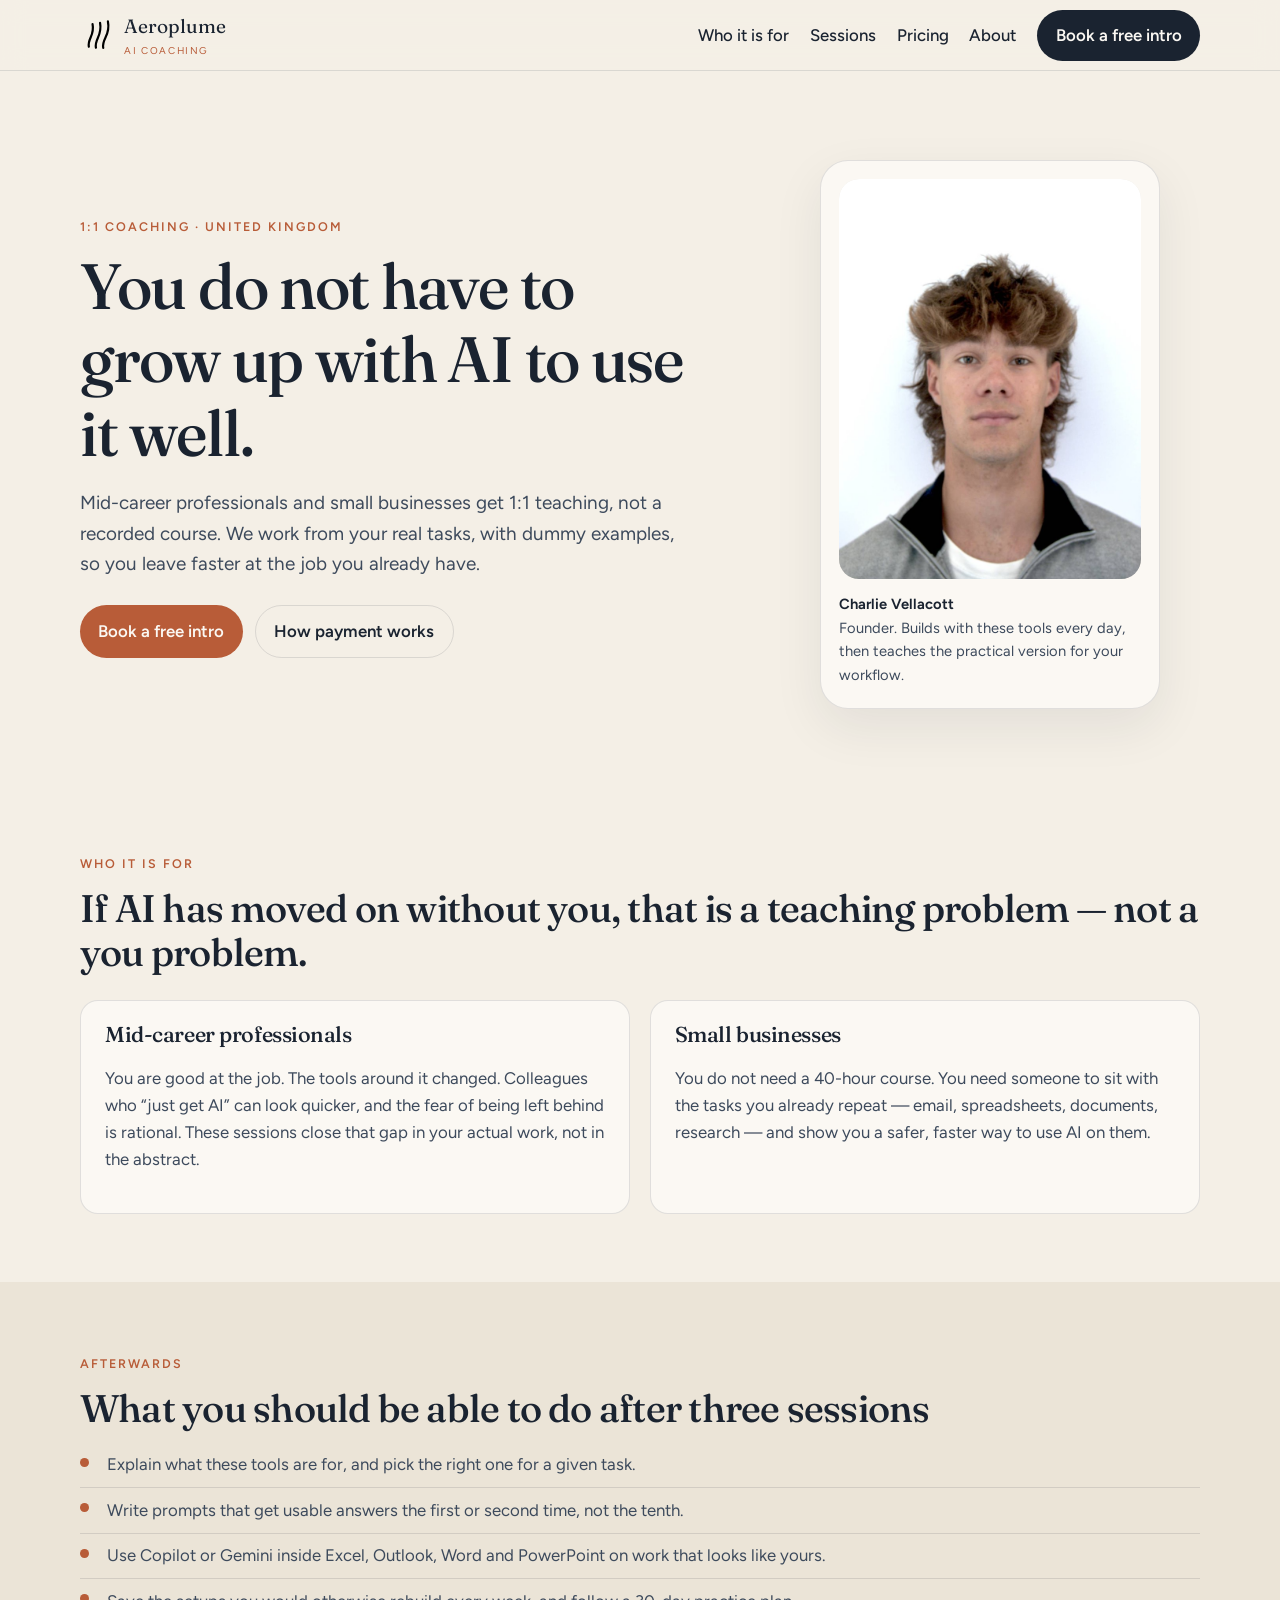
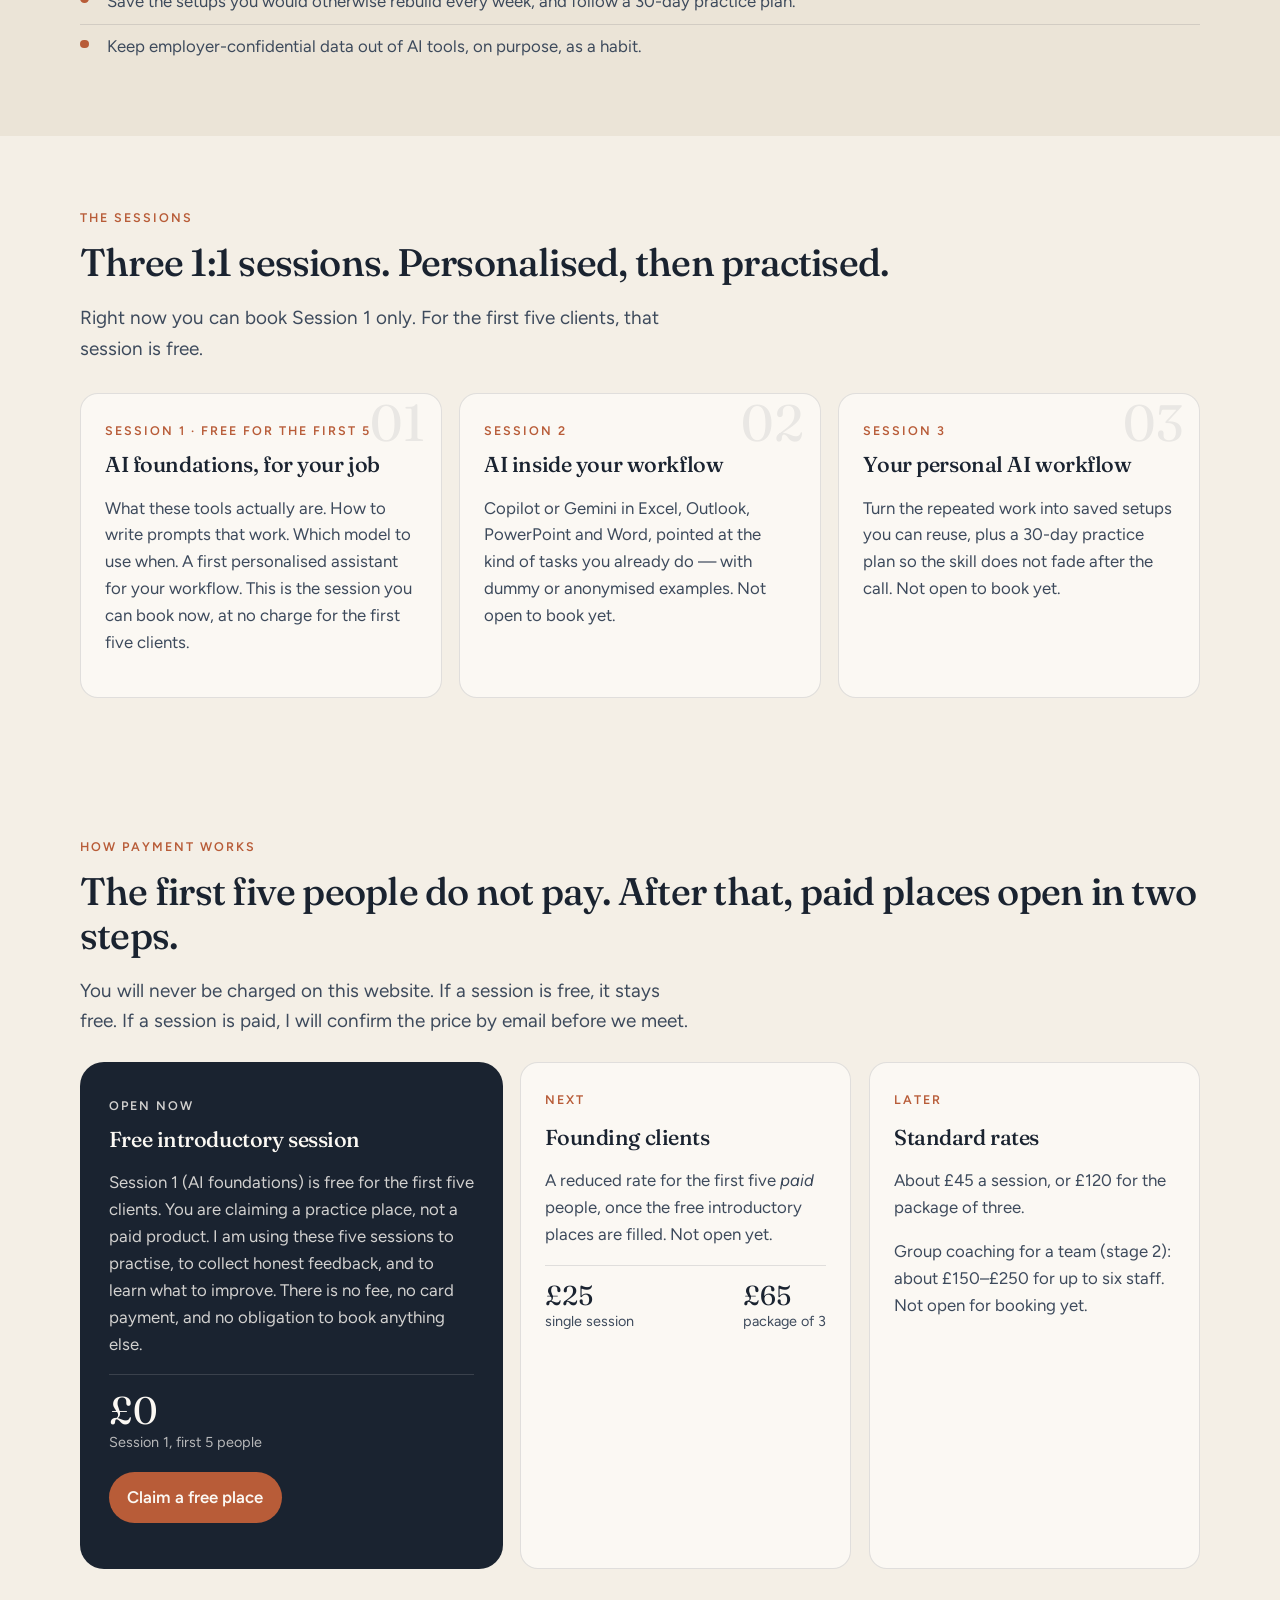
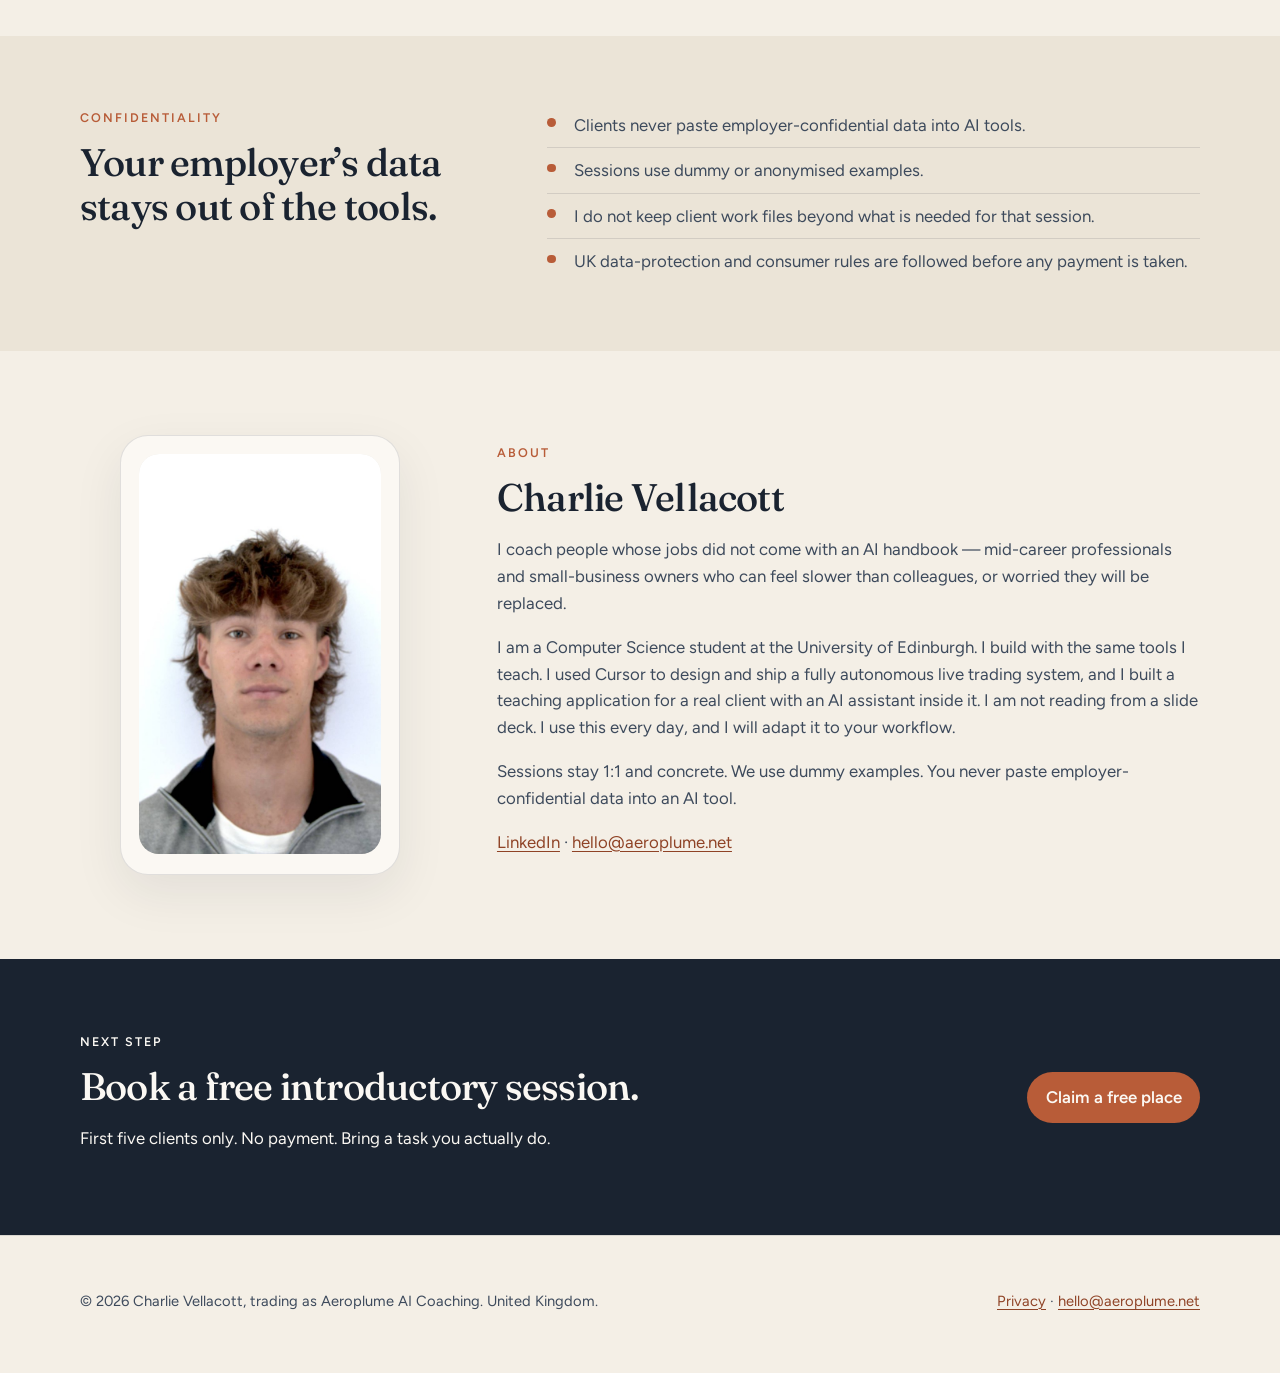
<file: index.html>
<!DOCTYPE html>
<html lang="en-GB">
  <head>
    <meta charset="utf-8" />
    <meta name="viewport" content="width=device-width, initial-scale=1" />
    <title>Aeroplume AI Coaching | Practical AI for the job you already have</title>
    <meta name="description" content="Aeroplume AI Coaching: 1:1 AI teaching for mid-career professionals and small businesses. Practical prompts, the right tool, dummy examples only." />
    <link rel="canonical" href="https://aeroplume.net/" />
    <meta property="og:type" content="website" />
    <meta property="og:url" content="https://aeroplume.net/" />
    <meta property="og:title" content="Aeroplume AI Coaching" />
    <meta
      property="og:description"
      content="You do not have to grow up with AI to use it well. 1:1 coaching for mid-career professionals and small businesses."
    />
    <meta property="og:image" content="https://aeroplume.net/images/og.jpg" />
    <meta name="twitter:card" content="summary_large_image" />
    <link rel="icon" href="/images/favicon.svg" type="image/svg+xml" />
    <link rel="apple-touch-icon" href="/images/apple-touch.jpg" />
    <link rel="preconnect" href="https://fonts.googleapis.com" />
    <link rel="preconnect" href="https://fonts.gstatic.com" crossorigin />
    <link
      href="https://fonts.googleapis.com/css2?family=Figtree:wght@400;500;600;700&family=Fraunces:opsz,wght@9..144,500;9..144,600&display=swap"
      rel="stylesheet"
    />
    <link rel="stylesheet" href="/css/styles.css" />
    <script type="application/ld+json">
      {
        "@context": "https://schema.org",
        "@type": "ProfessionalService",
        "name": "Aeroplume AI Coaching",
        "url": "https://aeroplume.net",
        "email": "hello@aeroplume.net",
        "image": "https://aeroplume.net/images/og.jpg",
        "areaServed": "GB",
        "founder": { "@type": "Person", "name": "Charlie Vellacott" },
        "description": "1:1 AI coaching for mid-career professionals and small businesses in the UK."
      }
    </script>
  </head>
  <body>
    <a class="skip" href="#content">Skip to content</a>
    <header class="site">
      <div class="wrap header-inner">
        <a class="brand" href="/">
          <img src="/images/logo.svg" alt="" width="34" height="34" />
          <span>Aeroplume<small>AI coaching</small></span>
        </a>
        <button class="nav-toggle" type="button" aria-expanded="false" aria-controls="site-nav">Menu</button>
        <nav id="site-nav" aria-label="Primary">
          <ul>
            <li><a href="/#who">Who it is for</a></li>
            <li><a href="/#sessions">Sessions</a></li>
            <li><a href="/#pricing">Pricing</a></li>
            <li><a href="/#about">About</a></li>
            <li><a class="btn" href="/book.html">Book a free intro</a></li>
          </ul>
        </nav>
      </div>
    </header>

    <main id="content">
      <section class="hero">
        <div class="wrap hero-grid">
          <div class="hero-copy">
            <p class="kicker">1:1 coaching · United Kingdom</p>
            <h1>You do not have to grow up with AI to use it well.</h1>
            <p class="lead">
              Mid-career professionals and small businesses get 1:1 teaching, not a recorded course.
              We work from your real tasks, with dummy examples, so you leave faster at the job you already have.
            </p>
            <div class="actions">
              <a class="btn btn-copper" href="/book.html">Book a free intro</a>
              <a class="btn btn-ghost" href="/#pricing">How payment works</a>
            </div>
          </div>
          <aside class="hero-aside">
            <figure class="portrait-card">
              <img src="/images/charlie.jpg" alt="Charlie Vellacott, founder of Aeroplume AI Coaching" width="400" height="400" />
              <p><strong>Charlie Vellacott</strong><br />Founder. Builds with these tools every day, then teaches the practical version for your workflow.</p>
            </figure>
          </aside>
        </div>
      </section>

      <section id="who">
        <div class="wrap">
          <p class="kicker">Who it is for</p>
          <h2>If AI has moved on without you, that is a teaching problem — not a you problem.</h2>
          <div class="split" style="margin-top: 1.6rem">
            <article class="card">
              <h3>Mid-career professionals</h3>
              <p>
                You are good at the job. The tools around it changed. Colleagues who “just get AI” can look quicker,
                and the fear of being left behind is rational. These sessions close that gap in your actual work,
                not in the abstract.
              </p>
            </article>
            <article class="card">
              <h3>Small businesses</h3>
              <p>
                You do not need a 40-hour course. You need someone to sit with the tasks you already repeat —
                email, spreadsheets, documents, research — and show you a safer, faster way to use AI on them.
              </p>
            </article>
          </div>
        </div>
      </section>

      <section class="band" id="outcomes">
        <div class="wrap">
          <p class="kicker">Afterwards</p>
          <h2>What you should be able to do after three sessions</h2>
          <ul class="checklist">
            <li>Explain what these tools are for, and pick the right one for a given task.</li>
            <li>Write prompts that get usable answers the first or second time, not the tenth.</li>
            <li>Use Copilot or Gemini inside Excel, Outlook, Word and PowerPoint on work that looks like yours.</li>
            <li>Save the setups you would otherwise rebuild every week, and follow a 30-day practice plan.</li>
            <li>Keep employer-confidential data out of AI tools, on purpose, as a habit.</li>
          </ul>
        </div>
      </section>

      <section id="sessions">
        <div class="wrap">
          <p class="kicker">The sessions</p>
          <h2>Three 1:1 sessions. Personalised, then practised.</h2>
          <p class="lead">Right now you can book Session 1 only. For the first five clients, that session is free.</p>
          <div class="stack-3" style="margin-top: 1.8rem">
            <article class="card session">
              <div class="num">01</div>
              <p class="kicker">Session 1 · free for the first 5</p>
              <h3>AI foundations, for your job</h3>
              <p>What these tools actually are. How to write prompts that work. Which model to use when. A first personalised assistant for your workflow. This is the session you can book now, at no charge for the first five clients.</p>
            </article>
            <article class="card session">
              <div class="num">02</div>
              <p class="kicker">Session 2</p>
              <h3>AI inside your workflow</h3>
              <p>Copilot or Gemini in Excel, Outlook, PowerPoint and Word, pointed at the kind of tasks you already do — with dummy or anonymised examples. Not open to book yet.</p>
            </article>
            <article class="card session">
              <div class="num">03</div>
              <p class="kicker">Session 3</p>
              <h3>Your personal AI workflow</h3>
              <p>Turn the repeated work into saved setups you can reuse, plus a 30-day practice plan so the skill does not fade after the call. Not open to book yet.</p>
            </article>
          </div>
        </div>
      </section>

      <section id="pricing">
        <div class="wrap">
          <p class="kicker">How payment works</p>
          <h2>The first five people do not pay. After that, paid places open in two steps.</h2>
          <p class="lead">You will never be charged on this website. If a session is free, it stays free. If a session is paid, I will confirm the price by email before we meet.</p>
          <div class="price-grid" style="margin-top: 1.6rem">
            <div class="price-main">
              <p class="kicker">Open now</p>
              <h3 style="color: #fbf8f3">Free introductory session</h3>
              <p>
                Session 1 (AI foundations) is free for the first five clients. You are claiming a practice place, not a paid product.
                I am using these five sessions to practise, to collect honest feedback, and to learn what to improve.
                There is no fee, no card payment, and no obligation to book anything else.
              </p>
              <div class="price-row">
                <div class="price">£0<span>Session 1, first 5 people</span></div>
              </div>
              <p style="margin-top: 1.4rem">
                <a class="btn btn-copper" href="/book.html">Claim a free place</a>
              </p>
            </div>
            <div class="card stage-later">
              <p class="kicker">Next</p>
              <h3>Founding clients</h3>
              <p>A reduced rate for the first five <em>paid</em> people, once the free introductory places are filled. Not open yet.</p>
              <div class="price-row" style="border-top-color: var(--line)">
                <div class="price">£25<span>single session</span></div>
                <div class="price">£65<span>package of 3</span></div>
              </div>
            </div>
            <div class="card stage-later">
              <p class="kicker">Later</p>
              <h3>Standard rates</h3>
              <p>About £45 a session, or £120 for the package of three.</p>
              <p>Group coaching for a team (stage 2): about £150–£250 for up to six staff. Not open for booking yet.</p>
            </div>
          </div>
        </div>
      </section>

      <section class="band" id="confidentiality">
        <div class="wrap confidentiality">
          <div>
            <p class="kicker">Confidentiality</p>
            <h2>Your employer’s data stays out of the tools.</h2>
          </div>
          <ul class="checklist">
            <li>Clients never paste employer-confidential data into AI tools.</li>
            <li>Sessions use dummy or anonymised examples.</li>
            <li>I do not keep client work files beyond what is needed for that session.</li>
            <li>UK data-protection and consumer rules are followed before any payment is taken.</li>
          </ul>
        </div>
      </section>

      <section id="about">
        <div class="wrap about">
          <figure class="portrait-card">
            <img src="/images/charlie.jpg" alt="Portrait of Charlie Vellacott" width="400" height="400" />
          </figure>
          <div>
            <p class="kicker">About</p>
            <h2>Charlie Vellacott</h2>
            <p>
              I coach people whose jobs did not come with an AI handbook — mid-career professionals and small-business
              owners who can feel slower than colleagues, or worried they will be replaced.
            </p>
            <p>
              I am a Computer Science student at the University of Edinburgh. I build with the same tools I teach.
              I used Cursor to design and ship a fully autonomous live trading system, and I built a teaching application for a
              real client with an AI assistant inside it. I am not reading from a slide deck. I use this every day, and
              I will adapt it to your workflow.
            </p>
            <p>
              Sessions stay 1:1 and concrete. We use dummy examples. You never paste employer-confidential data into an AI tool.
            </p>
            <p>
              <a href="https://www.linkedin.com/in/charlie-vellacott">LinkedIn</a>
              ·
              <a href="mailto:hello@aeroplume.net">hello@aeroplume.net</a>
            </p>
          </div>
        </div>
      </section>

      <section class="band-ink">
        <div class="wrap cta">
          <div>
            <p class="kicker">Next step</p>
            <h2>Book a free introductory session.</h2>
            <p>First five clients only. No payment. Bring a task you actually do.</p>
          </div>
          <a class="btn btn-copper" href="/book.html">Claim a free place</a>
        </div>
      </section>
    </main>

    <footer class="site">
      <div class="wrap footer-grid">
        <p>© <span id="year">2026</span> Charlie Vellacott, trading as Aeroplume AI Coaching. United Kingdom.</p>
        <p>
          <a href="/privacy.html">Privacy</a>
          ·
          <a href="mailto:hello@aeroplume.net">hello@aeroplume.net</a>
        </p>
      </div>
    </footer>
    <script src="/js/main.js"></script>
  </body>
</html>
</file>
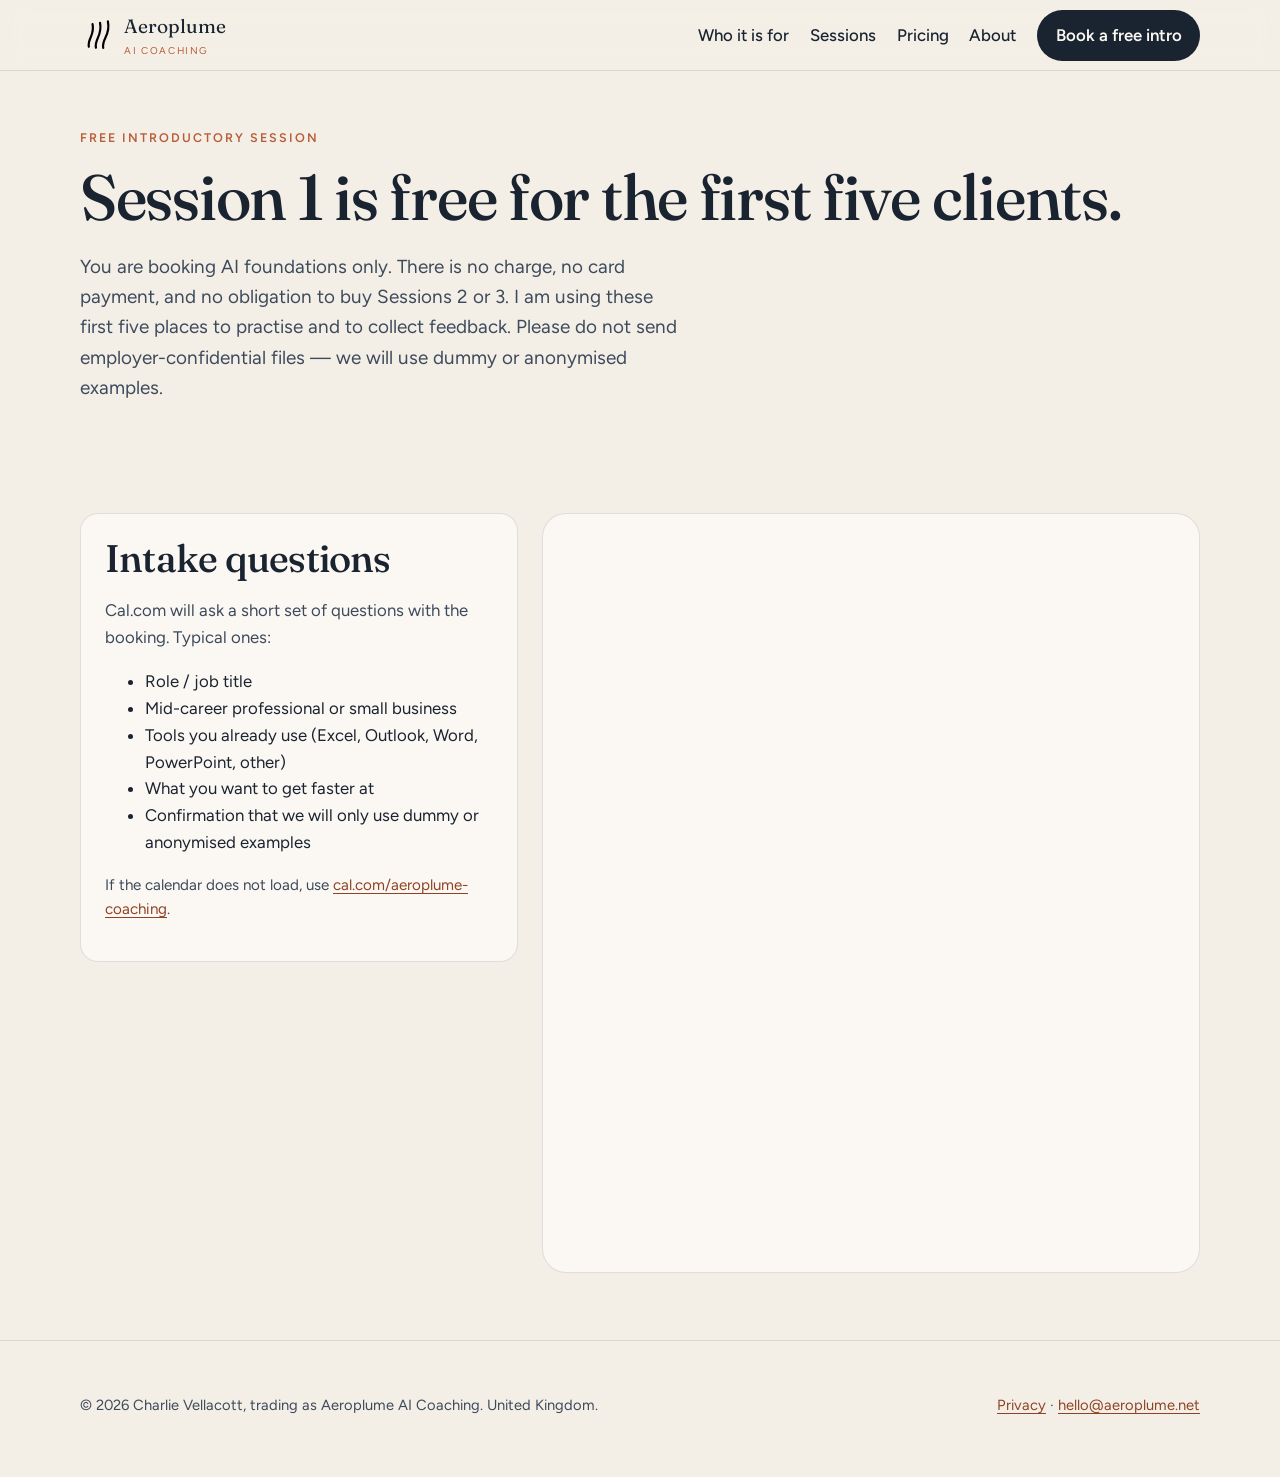
<file: book.html>
<!DOCTYPE html>
<html lang="en-GB">
  <head>
    <meta charset="utf-8" />
    <meta name="viewport" content="width=device-width, initial-scale=1" />
    <title>Book a session | Aeroplume AI Coaching</title>
    <meta name="description" content="Book a free introductory Session 1 with Aeroplume AI Coaching. First five clients only. No payment on this page." />
    <link rel="canonical" href="https://aeroplume.net/book.html" />
    <meta property="og:title" content="Book a session | Aeroplume AI Coaching" />
    <meta property="og:image" content="https://aeroplume.net/images/og.jpg" />
    <link rel="icon" href="/images/favicon.svg" type="image/svg+xml" />
    <link rel="preconnect" href="https://fonts.googleapis.com" />
    <link rel="preconnect" href="https://fonts.gstatic.com" crossorigin />
    <link
      href="https://fonts.googleapis.com/css2?family=Figtree:wght@400;500;600;700&family=Fraunces:opsz,wght@9..144,500;9..144,600&display=swap"
      rel="stylesheet"
    />
    <link rel="stylesheet" href="/css/styles.css" />
  </head>
  <body>
    <a class="skip" href="#content">Skip to content</a>
    <header class="site">
      <div class="wrap header-inner">
        <a class="brand" href="/">
          <img src="/images/logo.svg" alt="" width="34" height="34" />
          <span>Aeroplume<small>AI coaching</small></span>
        </a>
        <button class="nav-toggle" type="button" aria-expanded="false" aria-controls="site-nav">Menu</button>
        <nav id="site-nav" aria-label="Primary">
          <ul>
            <li><a href="/#who">Who it is for</a></li>
            <li><a href="/#sessions">Sessions</a></li>
            <li><a href="/#pricing">Pricing</a></li>
            <li><a href="/#about">About</a></li>
            <li><a class="btn" href="/book.html">Book a free intro</a></li>
          </ul>
        </nav>
      </div>
    </header>

    <main id="content">
      <section class="page-hero">
        <div class="wrap">
          <p class="kicker">Free introductory session</p>
          <h1>Session 1 is free for the first five clients.</h1>
          <p class="lead">
            You are booking AI foundations only. There is no charge, no card payment, and no obligation to buy Sessions 2 or 3.
            I am using these first five places to practise and to collect feedback. Please do not send employer-confidential files — we will use dummy or anonymised examples.
          </p>
        </div>
      </section>

      <section>
        <div class="wrap book-layout">
          <aside class="card">
            <h2>Intake questions</h2>
            <p>Cal.com will ask a short set of questions with the booking. Typical ones:</p>
            <ul>
              <li>Role / job title</li>
              <li>Mid-career professional or small business</li>
              <li>Tools you already use (Excel, Outlook, Word, PowerPoint, other)</li>
              <li>What you want to get faster at</li>
              <li>Confirmation that we will only use dummy or anonymised examples</li>
            </ul>
            <p class="muted">If the calendar does not load, use <a href="https://cal.com/aeroplume-coaching">cal.com/aeroplume-coaching</a>.</p>
          </aside>
          <div class="cal-wrap">
            <div id="my-cal-inline" style="width: 100%; min-height: 700px"></div>
          </div>
        </div>
      </section>
    </main>

    <footer class="site">
      <div class="wrap footer-grid">
        <p>© <span id="year">2026</span> Charlie Vellacott, trading as Aeroplume AI Coaching. United Kingdom.</p>
        <p>
          <a href="/privacy.html">Privacy</a>
          ·
          <a href="mailto:hello@aeroplume.net">hello@aeroplume.net</a>
        </p>
      </div>
    </footer>
    <script src="/js/main.js"></script>
    <script type="text/javascript">
      (function (C, A, L) {
        let p = function (a, ar) {
          a.q.push(ar);
        };
        let d = C.document;
        C.Cal =
          C.Cal ||
          function () {
            let cal = C.Cal;
            let ar = arguments;
            if (!cal.loaded) {
              cal.ns = {};
              cal.q = cal.q || [];
              d.head.appendChild(d.createElement("script")).src = A;
              cal.loaded = true;
            }
            if (ar[0] === L) {
              const api = function () {
                p(api, arguments);
              };
              const namespace = ar[1];
              api.q = api.q || [];
              if (typeof namespace === "string") {
                cal.ns[namespace] = cal.ns[namespace] || api;
                p(cal.ns[namespace], ar);
                p(cal, ["initNamespace", namespace]);
              } else p(cal, ar);
              return;
            }
            p(cal, ar);
          };
      })(window, "https://app.cal.com/embed/embed.js", "init");
      Cal("init", { origin: "https://app.cal.com" });
      Cal("inline", {
        elementOrSelector: "#my-cal-inline",
        calLink: "aeroplume-coaching",
        config: { layout: "month_view", theme: "light" },
      });
    </script>
  </body>
</html>
</file>
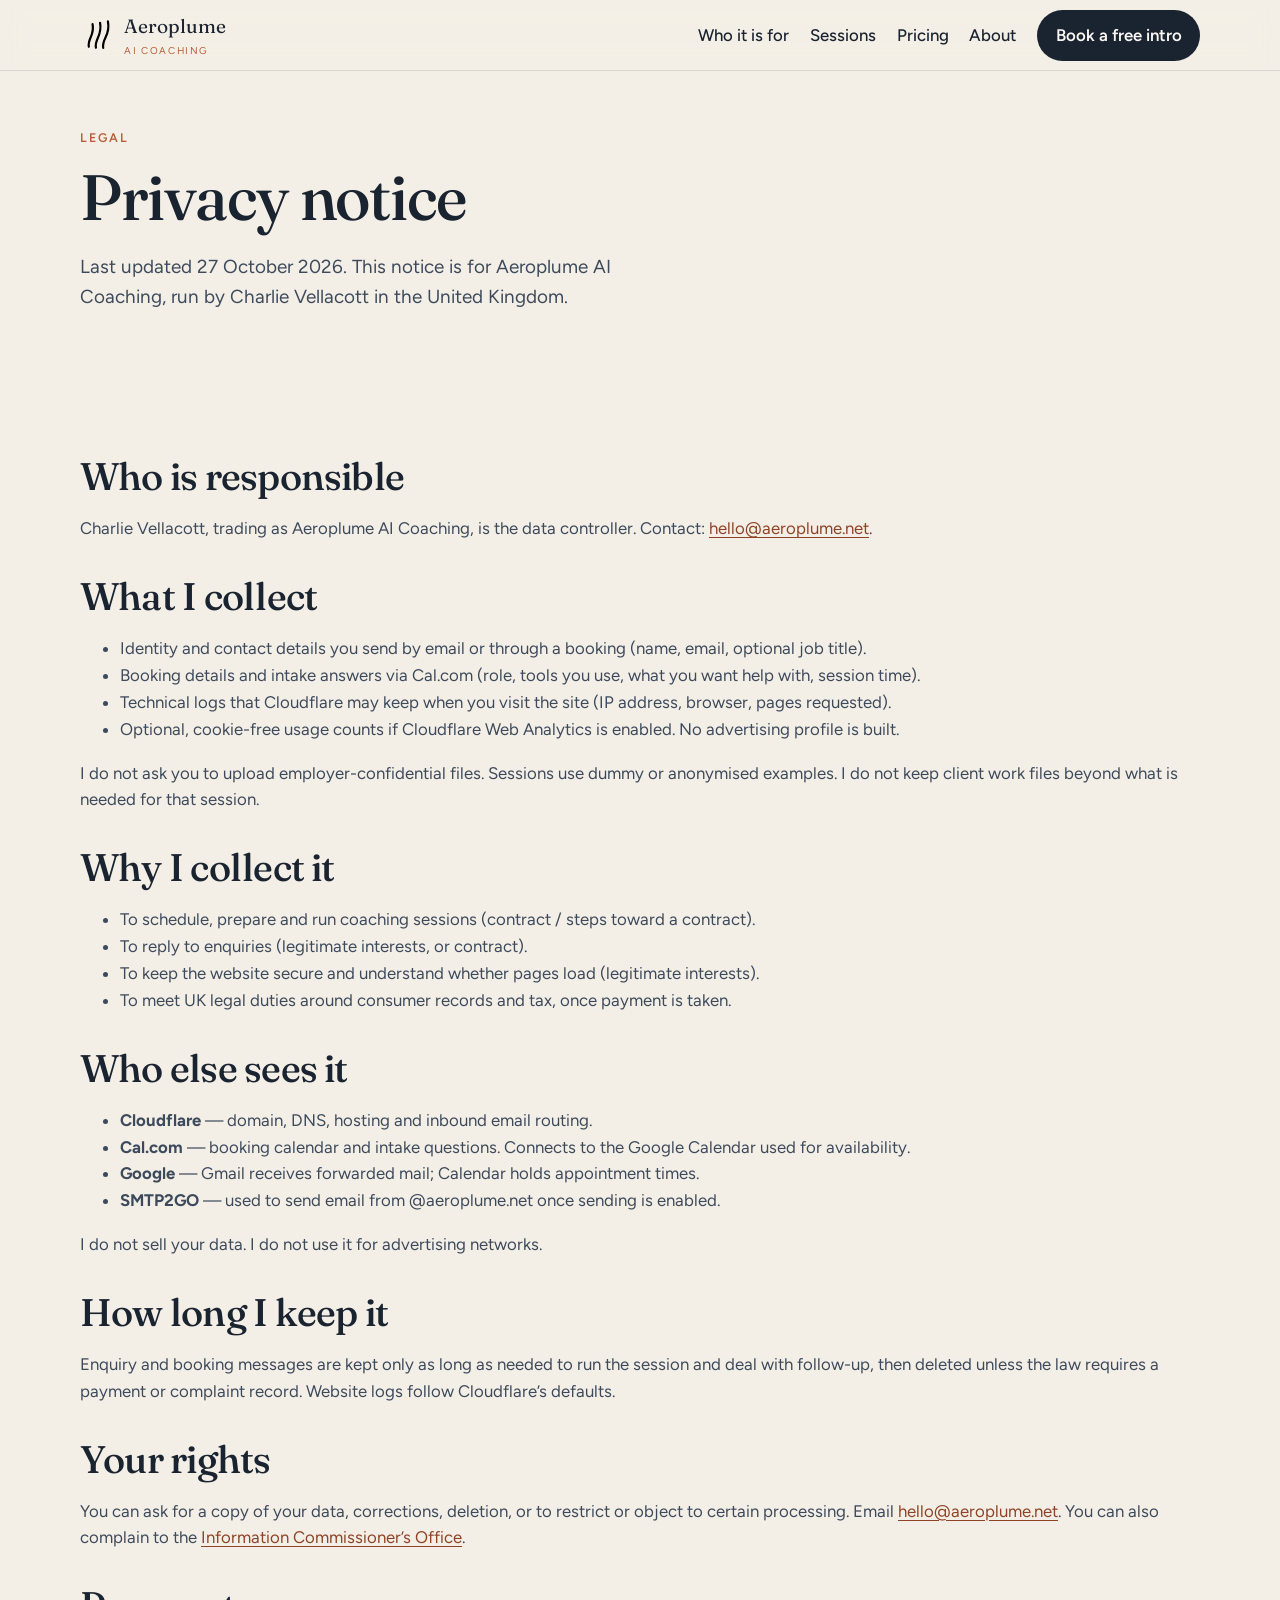
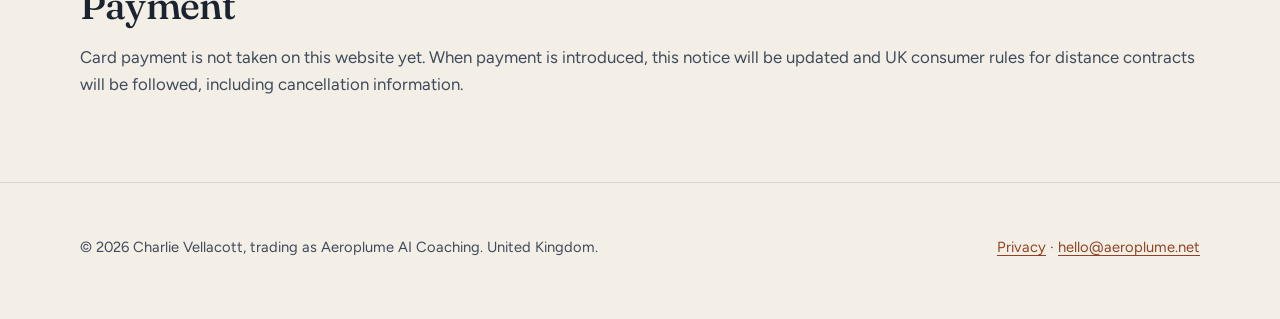
<file: privacy.html>
<!DOCTYPE html>
<html lang="en-GB">
  <head>
    <meta charset="utf-8" />
    <meta name="viewport" content="width=device-width, initial-scale=1" />
    <title>Privacy | Aeroplume AI Coaching</title>
    <meta name="description" content="Privacy notice for Aeroplume AI Coaching, including how booking, email and website data are handled." />
    <link rel="canonical" href="https://aeroplume.net/privacy.html" />
    <link rel="icon" href="/images/favicon.svg" type="image/svg+xml" />
    <link rel="preconnect" href="https://fonts.googleapis.com" />
    <link rel="preconnect" href="https://fonts.gstatic.com" crossorigin />
    <link
      href="https://fonts.googleapis.com/css2?family=Figtree:wght@400;500;600;700&family=Fraunces:opsz,wght@9..144,500;9..144,600&display=swap"
      rel="stylesheet"
    />
    <link rel="stylesheet" href="/css/styles.css" />
  </head>
  <body>
    <a class="skip" href="#content">Skip to content</a>
    <header class="site">
      <div class="wrap header-inner">
        <a class="brand" href="/">
          <img src="/images/logo.svg" alt="" width="34" height="34" />
          <span>Aeroplume<small>AI coaching</small></span>
        </a>
        <button class="nav-toggle" type="button" aria-expanded="false" aria-controls="site-nav">Menu</button>
        <nav id="site-nav" aria-label="Primary">
          <ul>
            <li><a href="/#who">Who it is for</a></li>
            <li><a href="/#sessions">Sessions</a></li>
            <li><a href="/#pricing">Pricing</a></li>
            <li><a href="/#about">About</a></li>
            <li><a class="btn" href="/book.html">Book a free intro</a></li>
          </ul>
        </nav>
      </div>
    </header>

    <main id="content" class="legal">
      <section class="page-hero">
        <div class="wrap">
          <p class="kicker">Legal</p>
          <h1>Privacy notice</h1>
          <p class="lead">Last updated 27 October 2026. This notice is for Aeroplume AI Coaching, run by Charlie Vellacott in the United Kingdom.</p>
        </div>
      </section>
      <section>
        <div class="wrap">
          <h2>Who is responsible</h2>
          <p>
            Charlie Vellacott, trading as Aeroplume AI Coaching, is the data controller.
            Contact: <a href="mailto:hello@aeroplume.net">hello@aeroplume.net</a>.
          </p>

          <h2>What I collect</h2>
          <ul>
            <li>Identity and contact details you send by email or through a booking (name, email, optional job title).</li>
            <li>Booking details and intake answers via Cal.com (role, tools you use, what you want help with, session time).</li>
            <li>Technical logs that Cloudflare may keep when you visit the site (IP address, browser, pages requested).</li>
            <li>Optional, cookie-free usage counts if Cloudflare Web Analytics is enabled. No advertising profile is built.</li>
          </ul>
          <p>I do not ask you to upload employer-confidential files. Sessions use dummy or anonymised examples. I do not keep client work files beyond what is needed for that session.</p>

          <h2>Why I collect it</h2>
          <ul>
            <li>To schedule, prepare and run coaching sessions (contract / steps toward a contract).</li>
            <li>To reply to enquiries (legitimate interests, or contract).</li>
            <li>To keep the website secure and understand whether pages load (legitimate interests).</li>
            <li>To meet UK legal duties around consumer records and tax, once payment is taken.</li>
          </ul>

          <h2>Who else sees it</h2>
          <ul>
            <li><strong>Cloudflare</strong> — domain, DNS, hosting and inbound email routing.</li>
            <li><strong>Cal.com</strong> — booking calendar and intake questions. Connects to the Google Calendar used for availability.</li>
            <li><strong>Google</strong> — Gmail receives forwarded mail; Calendar holds appointment times.</li>
            <li><strong>SMTP2GO</strong> — used to send email from @aeroplume.net once sending is enabled.</li>
          </ul>
          <p>I do not sell your data. I do not use it for advertising networks.</p>

          <h2>How long I keep it</h2>
          <p>
            Enquiry and booking messages are kept only as long as needed to run the session and deal with follow-up,
            then deleted unless the law requires a payment or complaint record. Website logs follow Cloudflare’s defaults.
          </p>

          <h2>Your rights</h2>
          <p>
            You can ask for a copy of your data, corrections, deletion, or to restrict or object to certain processing.
            Email <a href="mailto:hello@aeroplume.net">hello@aeroplume.net</a>.
            You can also complain to the
            <a href="https://ico.org.uk/">Information Commissioner’s Office</a>.
          </p>

          <h2>Payment</h2>
          <p>
            Card payment is not taken on this website yet. When payment is introduced, this notice will be updated
            and UK consumer rules for distance contracts will be followed, including cancellation information.
          </p>
        </div>
      </section>
    </main>

    <footer class="site">
      <div class="wrap footer-grid">
        <p>© <span id="year">2026</span> Charlie Vellacott, trading as Aeroplume AI Coaching. United Kingdom.</p>
        <p>
          <a href="/privacy.html">Privacy</a>
          ·
          <a href="mailto:hello@aeroplume.net">hello@aeroplume.net</a>
        </p>
      </div>
    </footer>
    <script src="/js/main.js"></script>
  </body>
</html>
</file>
<file: css/styles.css>
:root {
  --ink: #1a2330;
  --ink-soft: #3d4a5c;
  --paper: #f4efe6;
  --paper-2: #ebe4d7;
  --white: #fbf8f3;
  --plume: #3d6b7a;
  --copper: #b85c38;
  --copper-dark: #8f4326;
  --line: rgba(26, 35, 48, 0.12);
  --shadow: 0 18px 50px rgba(26, 35, 48, 0.08);
  --serif: "Fraunces", "Iowan Old Style", "Palatino Linotype", serif;
  --sans: "Figtree", "Segoe UI", sans-serif;
  --max: 1120px;
  --radius: 18px;
}

*,
*::before,
*::after {
  box-sizing: border-box;
}

html {
  scroll-behavior: smooth;
}

body {
  margin: 0;
  font-family: var(--sans);
  color: var(--ink);
  background: var(--paper);
  line-height: 1.6;
  font-size: 1.05rem;
}

img {
  max-width: 100%;
  display: block;
}

a {
  color: var(--copper-dark);
  text-decoration-thickness: 1px;
  text-underline-offset: 0.18em;
}

a:hover {
  color: var(--copper);
}

:focus-visible {
  outline: 2px solid var(--copper);
  outline-offset: 3px;
}

.skip {
  position: absolute;
  left: 1rem;
  top: -3rem;
  background: var(--ink);
  color: var(--white);
  padding: 0.6rem 0.9rem;
  z-index: 20;
}

.skip:focus {
  top: 1rem;
}

.wrap {
  width: min(var(--max), calc(100% - 2rem));
  margin-inline: auto;
}

.kicker {
  display: inline-block;
  font-size: 0.78rem;
  letter-spacing: 0.16em;
  text-transform: uppercase;
  color: var(--copper);
  font-weight: 600;
  margin: 0 0 0.75rem;
}

h1,
h2,
h3 {
  font-family: var(--serif);
  font-weight: 500;
  line-height: 1.15;
  letter-spacing: -0.02em;
}

h1 {
  font-size: clamp(2.2rem, 5vw, 4.1rem);
  margin: 0 0 1rem;
}

h2 {
  font-size: clamp(1.7rem, 3vw, 2.5rem);
  margin: 0 0 0.8rem;
}

h3 {
  font-size: 1.35rem;
  margin: 0 0 0.5rem;
}

p {
  color: var(--ink-soft);
}

.lead {
  font-size: 1.18rem;
  max-width: 38rem;
}

header.site {
  position: sticky;
  top: 0;
  z-index: 10;
  background: rgba(244, 239, 230, 0.88);
  backdrop-filter: blur(12px);
  border-bottom: 1px solid var(--line);
}

.header-inner {
  display: flex;
  align-items: center;
  justify-content: space-between;
  gap: 1rem;
  min-height: 4.4rem;
}

.brand {
  display: flex;
  align-items: center;
  gap: 0.65rem;
  color: var(--ink);
  text-decoration: none;
  font-family: var(--serif);
  font-size: 1.2rem;
}

.brand small {
  display: block;
  font-family: var(--sans);
  font-size: 0.62rem;
  letter-spacing: 0.16em;
  text-transform: uppercase;
  color: var(--copper);
  margin-top: 0.1rem;
}

.brand img,
.brand svg {
  width: 34px;
  height: 34px;
  color: var(--ink);
}

.nav-toggle {
  display: none;
  background: transparent;
  border: 1px solid var(--line);
  border-radius: 999px;
  padding: 0.45rem 0.85rem;
  font: inherit;
  cursor: pointer;
}

nav ul {
  display: flex;
  gap: 1.3rem;
  list-style: none;
  margin: 0;
  padding: 0;
  align-items: center;
}

nav a {
  color: var(--ink);
  text-decoration: none;
  font-weight: 500;
}

nav a:hover {
  color: var(--copper);
}

.btn {
  display: inline-flex;
  align-items: center;
  justify-content: center;
  gap: 0.4rem;
  background: var(--ink);
  color: var(--white);
  text-decoration: none;
  padding: 0.75rem 1.15rem;
  border-radius: 999px;
  font-weight: 600;
  border: 0;
  cursor: pointer;
}

.btn:hover {
  background: #10161e;
  color: var(--white);
}

.btn-copper {
  background: var(--copper);
}

.btn-copper:hover {
  background: var(--copper-dark);
  color: var(--white);
}

.btn-ghost {
  background: transparent;
  color: var(--ink);
  border: 1px solid var(--line);
}

.btn-ghost:hover {
  background: var(--paper-2);
  color: var(--ink);
}

.hero {
  padding: 4.5rem 0 3.5rem;
  position: relative;
  overflow: hidden;
}

.hero-grid {
  display: grid;
  grid-template-columns: 1.15fr 0.85fr;
  gap: 3rem;
  align-items: center;
}

.hero-copy .actions {
  display: flex;
  flex-wrap: wrap;
  gap: 0.75rem;
  margin-top: 1.6rem;
}

.hero-aside {
  justify-self: end;
}

.portrait-card {
  background: var(--white);
  border: 1px solid var(--line);
  border-radius: 28px;
  padding: 1.1rem 1.1rem 1.3rem;
  box-shadow: var(--shadow);
  max-width: 340px;
}

.portrait-card img {
  width: 100%;
  aspect-ratio: 4 / 5;
  object-fit: cover;
  object-position: center 8%;
  border-radius: 20px;
  background: #ece7de;
}

.portrait-card p {
  margin: 0.9rem 0 0;
  font-size: 0.92rem;
}

.portrait-card strong {
  color: var(--ink);
  font-weight: 650;
}

section {
  padding: 4.2rem 0;
}

section[id] {
  scroll-margin-top: 5rem;
}

.band {
  background: var(--paper-2);
}

.band-ink {
  background: var(--ink);
  color: var(--white);
}

.band-ink p,
.band-ink li,
.band-ink h2 {
  color: var(--white);
}

.split {
  display: grid;
  grid-template-columns: 1fr 1fr;
  gap: 1.2rem;
}

.card {
  background: var(--white);
  border: 1px solid var(--line);
  border-radius: var(--radius);
  padding: 1.4rem 1.5rem 1.5rem;
}

.session {
  position: relative;
  overflow: hidden;
}

.session .num {
  font-family: var(--serif);
  font-size: 3.2rem;
  color: rgba(26, 35, 48, 0.08);
  position: absolute;
  right: 1rem;
  top: 0.2rem;
  line-height: 1;
}

.stack-3 {
  display: grid;
  grid-template-columns: repeat(3, 1fr);
  gap: 1.1rem;
}

.checklist {
  margin: 0;
  padding: 0;
  list-style: none;
}

.checklist li {
  padding: 0.55rem 0 0.55rem 1.7rem;
  position: relative;
  border-bottom: 1px solid var(--line);
  color: var(--ink-soft);
}

.checklist li:last-child {
  border-bottom: 0;
}

.checklist li::before {
  content: "";
  width: 0.55rem;
  height: 0.55rem;
  border-radius: 50%;
  background: var(--copper);
  position: absolute;
  left: 0;
  top: 0.95rem;
}

.price-grid {
  display: grid;
  grid-template-columns: 1.15fr 0.9fr 0.9fr;
  gap: 1.1rem;
  align-items: stretch;
}

.stage-later h3 {
  margin-top: 0.2rem;
}

.stage-later .price-row {
  border-top-color: var(--line);
}

.stage-later .price {
  color: var(--ink);
  font-size: 1.7rem;
}

.stage-later .price span {
  color: var(--ink-soft);
}

.price-main {
  background: var(--ink);
  color: var(--white);
  border-radius: 24px;
  padding: 1.8rem;
}

.price-main p,
.price-main li {
  color: rgba(251, 248, 243, 0.82);
}

.price-row {
  display: flex;
  justify-content: space-between;
  gap: 1rem;
  border-top: 1px solid rgba(251, 248, 243, 0.14);
  padding: 1rem 0 0;
  margin-top: 1rem;
}

.price {
  font-family: var(--serif);
  font-size: 2.4rem;
  color: var(--white);
  line-height: 1;
}

.price span {
  font-family: var(--sans);
  font-size: 0.9rem;
  display: block;
  margin-top: 0.35rem;
  color: rgba(251, 248, 243, 0.7);
}

.muted {
  color: var(--ink-soft);
  font-size: 0.95rem;
}

.confidentiality {
  display: grid;
  grid-template-columns: 0.8fr 1.2fr;
  gap: 2rem;
  align-items: start;
}

.about {
  display: grid;
  grid-template-columns: 0.7fr 1.3fr;
  gap: 2.4rem;
  align-items: center;
}

.about .portrait-card {
  max-width: 280px;
}

.cta {
  display: flex;
  justify-content: space-between;
  gap: 1.5rem;
  align-items: center;
}

footer.site {
  padding: 2.4rem 0 2.8rem;
  border-top: 1px solid var(--line);
  color: var(--ink-soft);
  font-size: 0.92rem;
}

.footer-grid {
  display: flex;
  justify-content: space-between;
  gap: 1rem;
  flex-wrap: wrap;
}

.page-hero {
  padding: 3.2rem 0 1.5rem;
}

.book-layout {
  display: grid;
  grid-template-columns: 0.8fr 1.2fr;
  gap: 1.5rem;
  align-items: start;
}

.cal-wrap {
  background: var(--white);
  border: 1px solid var(--line);
  border-radius: 24px;
  min-height: 760px;
  overflow: auto;
}

.cal-fallback {
  padding: 1rem 1.2rem 0;
}

.legal h2 {
  margin-top: 2rem;
}

.legal ul {
  color: var(--ink-soft);
}

@media (max-width: 860px) {
  .hero-grid,
  .split,
  .stack-3,
  .price-grid,
  .confidentiality,
  .about,
  .cta,
  .book-layout {
    grid-template-columns: 1fr;
  }

  .hero-aside,
  .about .portrait-card {
    justify-self: start;
  }

  .nav-toggle {
    display: inline-flex;
  }

  nav {
    display: none;
    position: absolute;
    left: 0;
    right: 0;
    top: 100%;
    background: var(--paper);
    border-bottom: 1px solid var(--line);
    padding: 0.6rem 1rem 1rem;
  }

  nav.open {
    display: block;
  }

  nav ul {
    flex-direction: column;
    align-items: flex-start;
    gap: 0.7rem;
  }

  .header-inner {
    position: relative;
  }

  .cta {
    align-items: flex-start;
    flex-direction: column;
  }
}
</file>
